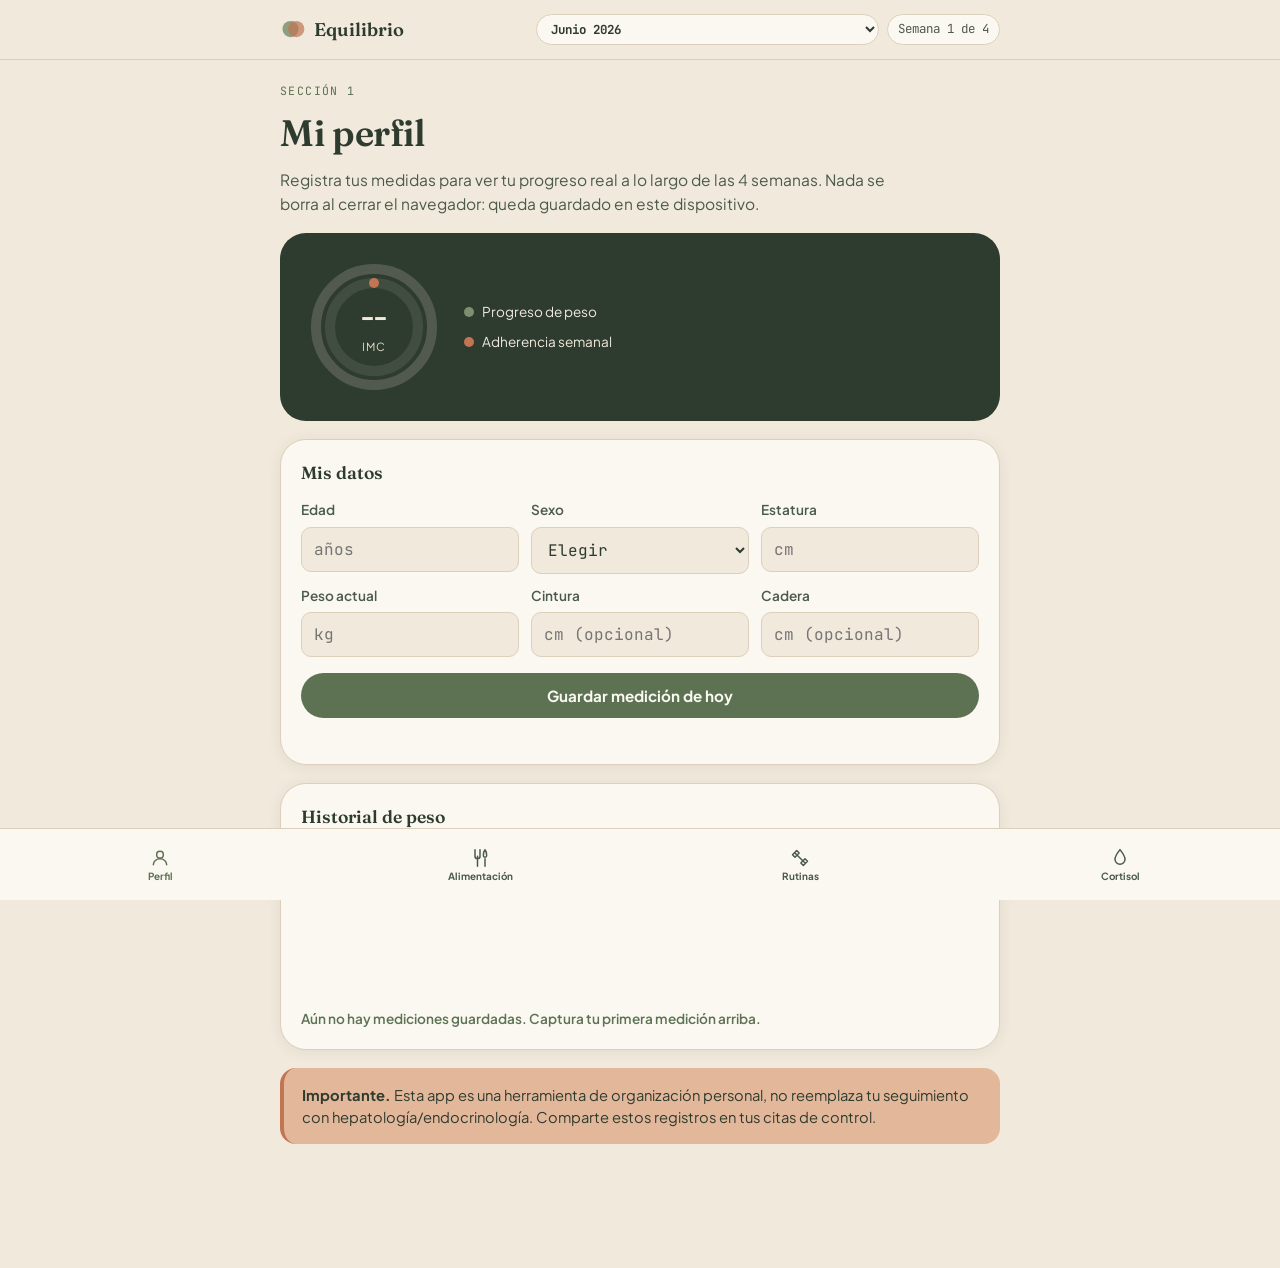
<file: index.html>
<!DOCTYPE html>
<html lang="es-MX">
<head>
<meta charset="UTF-8">
<meta name="viewport" content="width=device-width, initial-scale=1.0">
<title>Equilibrio · Plan integral hígado &amp; cortisol</title>
<meta name="description" content="Plan de 4 semanas para pérdida de peso sostenible, reversión de hígado graso y manejo de cortisol.">
<link rel="preconnect" href="https://fonts.googleapis.com">
<link rel="preconnect" href="https://fonts.gstatic.com" crossorigin>
<link href="https://fonts.googleapis.com/css2?family=Fraunces:opsz,wght@9..144,400;9..144,500;9..144,600;9..144,700&family=Plus+Jakarta+Sans:wght@400;500;600;700;800&family=JetBrains+Mono:wght@400;500;700&display=swap" rel="stylesheet">
<link rel="stylesheet" href="style.css">
</head>
<body>

<!-- ============ HEADER ============ -->
<header class="topbar">
  <div class="topbar-inner">
    <span class="brand">
      <svg class="brand-mark" viewBox="0 0 32 32" width="26" height="26" aria-hidden="true">
        <circle cx="13" cy="16" r="10" fill="var(--sage)" opacity="0.85"/>
        <circle cx="20" cy="16" r="10" fill="var(--clay)" opacity="0.7"/>
      </svg>
      Equilibrio
    </span>
    <div class="topbar-controls">
      <select id="monthSelect" class="month-select" aria-label="Mes o ciclo del plan"></select>
      <span class="topbar-week" id="topbarWeek">Semana 1 de 4</span>
    </div>
  </div>
</header>

<!-- ============ MAIN VIEWS ============ -->
<main>

  <!-- ---------- 1. MI PERFIL ---------- -->
  <section id="perfil" class="view view-active" aria-labelledby="perfil-title">
    <div class="view-inner">
      <p class="eyebrow">Sección 1</p>
      <h1 id="perfil-title">Mi perfil</h1>
      <p class="lede">Registra tus medidas para ver tu progreso real a lo largo de las 4 semanas. Nada se borra al cerrar el navegador: queda guardado en este dispositivo.</p>

      <div class="balance-card" role="group" aria-label="Resumen de balance">
        <div class="balance-dial-wrap">
          <svg viewBox="0 0 140 140" class="balance-dial" id="balanceDial" aria-hidden="true">
            <circle cx="70" cy="70" r="58" class="dial-track"/>
            <circle cx="70" cy="70" r="58" class="dial-progress" id="dialProgress" stroke-dasharray="364" stroke-dashoffset="364"/>
            <circle cx="70" cy="70" r="44" class="dial-track dial-track-inner"/>
            <circle cx="70" cy="70" r="44" class="dial-progress dial-progress-inner" id="dialProgressInner" stroke-dasharray="276" stroke-dashoffset="276"/>
          </svg>
          <div class="dial-center">
            <span class="dial-imc" id="dialIMC">--</span>
            <span class="dial-label">IMC</span>
          </div>
        </div>
        <div class="balance-legend">
          <div class="legend-item"><span class="dot dot-sage"></span> Progreso de peso</div>
          <div class="legend-item"><span class="dot dot-clay"></span> Adherencia semanal</div>
        </div>
      </div>

      <form id="profileForm" class="card form-card">
        <h2 class="card-title">Mis datos</h2>
        <div class="field-grid">
          <label class="field">
            <span>Edad</span>
            <input type="number" id="fEdad" min="15" max="100" placeholder="años" required>
          </label>
          <label class="field">
            <span>Sexo</span>
            <select id="fSexo" required>
              <option value="" disabled selected>Elegir</option>
              <option value="F">Femenino</option>
              <option value="M">Masculino</option>
            </select>
          </label>
          <label class="field">
            <span>Estatura</span>
            <input type="number" id="fEstatura" min="120" max="220" placeholder="cm" required>
          </label>
          <label class="field">
            <span>Peso actual</span>
            <input type="number" id="fPeso" min="30" max="300" step="0.1" placeholder="kg" required>
          </label>
          <label class="field">
            <span>Cintura</span>
            <input type="number" id="fCintura" min="40" max="200" step="0.1" placeholder="cm (opcional)">
          </label>
          <label class="field">
            <span>Cadera</span>
            <input type="number" id="fCadera" min="40" max="200" step="0.1" placeholder="cm (opcional)">
          </label>
        </div>
        <button type="submit" class="btn btn-primary">Guardar medición de hoy</button>
        <p class="form-hint" id="profileHint"></p>
      </form>

      <div class="card">
        <h2 class="card-title">Historial de peso</h2>
        <div id="weightChart" class="weight-chart" aria-label="Gráfica de evolución de peso"></div>
        <div class="history-list" id="historyList"></div>
      </div>

      <div class="callout callout-medical">
        <strong>Importante.</strong> Esta app es una herramienta de organización personal, no reemplaza tu seguimiento con hepatología/endocrinología. Comparte estos registros en tus citas de control.
      </div>
    </div>
  </section>

  <!-- ---------- 2. MI ALIMENTACIÓN ---------- -->
  <section id="alimentacion" class="view" aria-labelledby="alimentacion-title">
    <div class="view-inner">
      <p class="eyebrow">Sección 2</p>
      <h1 id="alimentacion-title">Mi alimentación</h1>
      <p class="lede">Plan antiinflamatorio de 4 semanas, pensado para hígado graso y cortisol, con ingredientes de supermercados comunes en CDMX y Edomex. Estructura base: 3 comidas + 2 colaciones, cada 3-4 h, sin ayunos prolongados que disparen cortisol.</p>

      <div class="day-tabs" id="dayTabsNutricion" role="tablist" aria-label="Día"></div>

      <div id="mealPlanContainer" class="meal-plan"></div>

      <div class="card">
        <h2 class="card-title">Lista de despensa base (Chedraui / Walmart / Costco)</h2>
        <div id="pantryList" class="pantry-grid"></div>
      </div>

      <div class="callout">
        <strong>Regla simple para hígado graso:</strong> entre menos etiqueta tenga, mejor. Prioriza el pasillo de frutas/verduras/proteína sobre productos empaquetados, y evita jugos, refrescos y pan dulce de forma cotidiana.
      </div>
    </div>
  </section>

  <!-- ---------- 3. MIS RUTINAS ---------- -->
  <section id="rutinas" class="view" aria-labelledby="rutinas-title">
    <div class="view-inner">
      <p class="eyebrow">Sección 3</p>
      <h1 id="rutinas-title">Mis rutinas</h1>
      <p class="lede">4-5 sesiones por semana en Action Black, combinando fuerza funcional y boxeo, más cardio ligero. La intensidad sube de forma gradual en 4 semanas para no generar estrés suprarrenal crónico.</p>

      <div class="week-tabs" id="weekTabsRutina" role="tablist" aria-label="Semana de entrenamiento"></div>
      <div id="trainingPlanContainer" class="training-plan"></div>

      <div class="card">
        <h2 class="card-title">Manejo del estrés — práctica diaria</h2>
        <div id="stressTechniques" class="stress-grid"></div>
      </div>

      <div class="callout">
        <strong>Señal de alarma:</strong> si después de entrenar sientes fatiga extrema, insomnio o más antojos de azúcar al día siguiente, es señal de sobreentrenamiento/cortisol elevado — baja intensidad esa semana, no la subas.
      </div>
    </div>
  </section>

  <!-- ---------- 4. CORTISOL E HÍGADO GRASO ---------- -->
  <section id="manejo" class="view" aria-labelledby="manejo-title">
    <div class="view-inner">
      <p class="eyebrow">Sección 4</p>
      <h1 id="manejo-title">Manejo de cortisol e hígado graso</h1>
      <p class="lede">Hábitos clave y suplementos de apoyo con respaldo general en evidencia. <strong>Ninguno sustituye tratamiento médico</strong>: como ya tienes diagnóstico confirmado, valida cada suplemento con tu hepatólogo/endocrinólogo antes de tomarlo.</p>

      <div class="card callout-medical-strong">
        <strong>Disclaimer médico.</strong> El hígado metaboliza la mayoría de los suplementos. En hígado graso, algunos requieren ajuste de dosis o están contraindicados según tus estudios (transaminasas, perfil hepático). Esta sección es educativa, no es una prescripción.
      </div>

      <div class="card">
        <div class="card-title-row">
          <h2 class="card-title">Pilares no negociables — checklist diario</h2>
          <label class="date-picker">
            <span>Día</span>
            <input type="date" id="checklistDate">
          </label>
        </div>
        <p class="form-hint form-hint-static" id="checklistDayHint"></p>
        <div id="pillarsChecklist" class="pillars-checklist"></div>
      </div>

      <div class="card">
        <h2 class="card-title">Tu constancia — 4 semanas</h2>
        <p class="lede" style="max-width:none;">Cada celda es un día. Entre más lleno el círculo, más pilares cumpliste ese día. Toca un día para registrarlo o editarlo.</p>
        <div id="checklistCalendar" class="checklist-calendar"></div>
      </div>

      <div class="card">
        <h2 class="card-title">Suplementos de apoyo (consultar con tu médico)</h2>
        <div id="supplementsList" class="supplements-grid"></div>
      </div>

      <div class="card">
        <h2 class="card-title">Higiene de sueño (clave para cortisol)</h2>
        <div id="sleepList" class="sleep-grid"></div>
      </div>
    </div>
  </section>

</main>

<!-- ============ BOTTOM NAV ============ -->
<nav class="bottom-nav" aria-label="Navegación principal">
  <button class="nav-btn nav-active" data-target="perfil" aria-current="page">
    <svg viewBox="0 0 24 24" width="22" height="22" aria-hidden="true"><circle cx="12" cy="8" r="4"/><path d="M4 20c0-4 3.6-7 8-7s8 3 8 7"/></svg>
    <span>Perfil</span>
  </button>
  <button class="nav-btn" data-target="alimentacion">
    <svg viewBox="0 0 24 24" width="22" height="22" aria-hidden="true"><path d="M6 2v8a3 3 0 0 0 6 0V2M9 10v12M18 2c-2 2-2 5-2 7a2 2 0 0 0 4 0c0-2 0-5-2-7zM18 13v9"/></svg>
    <span>Alimentación</span>
  </button>
  <button class="nav-btn" data-target="rutinas">
    <svg viewBox="0 0 24 24" width="22" height="22" aria-hidden="true"><path d="M6.5 6.5l11 11M3 8l5-5 3 3-5 5-3-3zm10 10l5-5 3 3-5 5-3-3z"/></svg>
    <span>Rutinas</span>
  </button>
  <button class="nav-btn" data-target="manejo">
    <svg viewBox="0 0 24 24" width="22" height="22" aria-hidden="true"><path d="M12 2C9 6 6 9.5 6 13.5a6 6 0 0 0 12 0C18 9.5 15 6 12 2z"/></svg>
    <span>Cortisol</span>
  </button>
</nav>

<script src="data.js"></script>
<script src="script.js"></script>
</body>
</html>
</file>
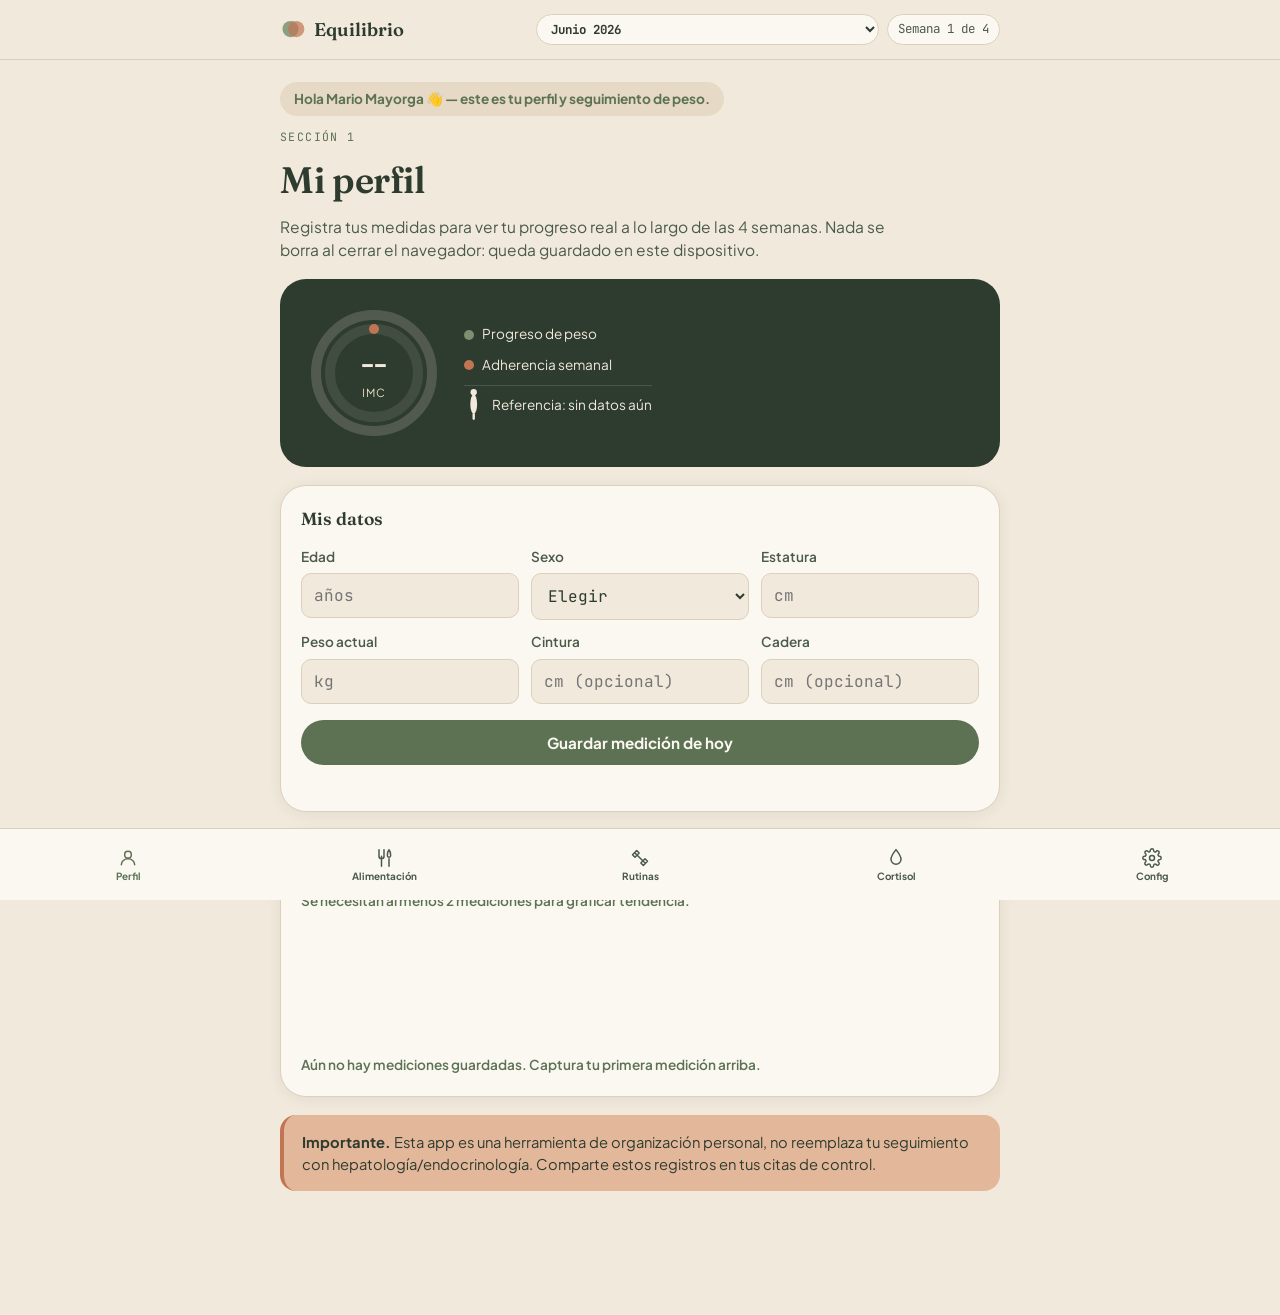
<file: index-1.html>
<!DOCTYPE html>
<html lang="es-MX">
<head>
<meta charset="UTF-8">
<meta name="viewport" content="width=device-width, initial-scale=1.0">
<title>Equilibrio · Plan integral hígado &amp; cortisol</title>
<meta name="description" content="Plan de 4 semanas para pérdida de peso sostenible, reversión de hígado graso y manejo de cortisol.">
<link rel="preconnect" href="https://fonts.googleapis.com">
<link rel="preconnect" href="https://fonts.gstatic.com" crossorigin>
<link href="https://fonts.googleapis.com/css2?family=Fraunces:opsz,wght@9..144,400;9..144,500;9..144,600;9..144,700&family=Plus+Jakarta+Sans:wght@400;500;600;700;800&family=JetBrains+Mono:wght@400;500;700&display=swap" rel="stylesheet">
<link rel="stylesheet" href="style.css">
</head>
<body>

<!-- ============ HEADER ============ -->
<header class="topbar">
  <div class="topbar-inner">
    <span class="brand">
      <svg class="brand-mark" viewBox="0 0 32 32" width="26" height="26" aria-hidden="true">
        <circle cx="13" cy="16" r="10" fill="var(--sage)" opacity="0.85"/>
        <circle cx="20" cy="16" r="10" fill="var(--clay)" opacity="0.7"/>
      </svg>
      Equilibrio
    </span>
    <div class="topbar-controls">
      <select id="monthSelect" class="month-select" aria-label="Mes o ciclo del plan"></select>
      <span class="topbar-week" id="topbarWeek">Semana 1 de 4</span>
    </div>
  </div>
</header>

<!-- ============ MAIN VIEWS ============ -->
<main>

  <!-- ---------- 1. MI PERFIL ---------- -->
  <section id="perfil" class="view view-active" aria-labelledby="perfil-title">
    <div class="view-inner">
      <p class="user-greeting" id="greetPerfil"></p>
      <p class="eyebrow">Sección 1</p>
      <h1 id="perfil-title">Mi perfil</h1>
      <p class="lede">Registra tus medidas para ver tu progreso real a lo largo de las 4 semanas. Nada se borra al cerrar el navegador: queda guardado en este dispositivo.</p>

      <div class="balance-card" role="group" aria-label="Resumen de balance">
        <div class="balance-dial-wrap">
          <svg viewBox="0 0 140 140" class="balance-dial" id="balanceDial" aria-hidden="true">
            <circle cx="70" cy="70" r="58" class="dial-track"/>
            <circle cx="70" cy="70" r="58" class="dial-progress" id="dialProgress" stroke-dasharray="364" stroke-dashoffset="364"/>
            <circle cx="70" cy="70" r="44" class="dial-track dial-track-inner"/>
            <circle cx="70" cy="70" r="44" class="dial-progress dial-progress-inner" id="dialProgressInner" stroke-dasharray="276" stroke-dashoffset="276"/>
          </svg>
          <div class="dial-center">
            <span class="dial-imc" id="dialIMC">--</span>
            <span class="dial-label">IMC</span>
          </div>
        </div>
        <div class="balance-legend">
          <div class="legend-item"><span class="dot dot-sage"></span> Progreso de peso</div>
          <div class="legend-item"><span class="dot dot-clay"></span> Adherencia semanal</div>
          <div class="legend-item legend-silhouette" id="bodySilhouette"></div>
        </div>
      </div>

      <form id="profileForm" class="card form-card">
        <h2 class="card-title">Mis datos</h2>
        <div class="field-grid">
          <label class="field">
            <span>Edad</span>
            <input type="number" id="fEdad" min="15" max="100" placeholder="años" required>
          </label>
          <label class="field">
            <span>Sexo</span>
            <select id="fSexo" required>
              <option value="" disabled selected>Elegir</option>
              <option value="F">Femenino</option>
              <option value="M">Masculino</option>
            </select>
          </label>
          <label class="field">
            <span>Estatura</span>
            <input type="number" id="fEstatura" min="120" max="220" placeholder="cm" required>
          </label>
          <label class="field">
            <span>Peso actual</span>
            <input type="number" id="fPeso" min="30" max="300" step="0.1" placeholder="kg" required>
          </label>
          <label class="field">
            <span>Cintura</span>
            <input type="number" id="fCintura" min="40" max="200" step="0.1" placeholder="cm (opcional)">
          </label>
          <label class="field">
            <span>Cadera</span>
            <input type="number" id="fCadera" min="40" max="200" step="0.1" placeholder="cm (opcional)">
          </label>
        </div>
        <button type="submit" class="btn btn-primary">Guardar medición de hoy</button>
        <p class="form-hint" id="profileHint"></p>
      </form>

      <div class="card">
        <h2 class="card-title">Historial de peso</h2>
        <div id="weightChart" class="weight-chart" aria-label="Gráfica de evolución de peso"></div>
        <div class="history-list" id="historyList"></div>
      </div>

      <div class="callout callout-medical">
        <strong>Importante.</strong> Esta app es una herramienta de organización personal, no reemplaza tu seguimiento con hepatología/endocrinología. Comparte estos registros en tus citas de control.
      </div>
    </div>
  </section>

  <!-- ---------- 2. MI ALIMENTACIÓN ---------- -->
  <section id="alimentacion" class="view" aria-labelledby="alimentacion-title">
    <div class="view-inner">
      <p class="user-greeting" id="greetAlimentacion"></p>
      <p class="eyebrow">Sección 2</p>
      <h1 id="alimentacion-title">Mi alimentación</h1>
      <p class="lede">Plan antiinflamatorio de 4 semanas, pensado para hígado graso y cortisol, con ingredientes de supermercados comunes en CDMX y Edomex. Estructura base: 3 comidas + 2 colaciones, cada 3-4 h, sin ayunos prolongados que disparen cortisol.</p>

      <div class="day-tabs" id="dayTabsNutricion" role="tablist" aria-label="Día"></div>

      <div id="mealPlanContainer" class="meal-plan"></div>

      <div class="card">
        <h2 class="card-title">Lista de despensa base (Chedraui / Walmart / Costco)</h2>
        <div id="pantryList" class="pantry-grid"></div>
      </div>

      <div class="callout">
        <strong>Regla simple para hígado graso:</strong> entre menos etiqueta tenga, mejor. Prioriza el pasillo de frutas/verduras/proteína sobre productos empaquetados, y evita jugos, refrescos y pan dulce de forma cotidiana.
      </div>
    </div>
  </section>

  <!-- ---------- 3. MIS RUTINAS ---------- -->
  <section id="rutinas" class="view" aria-labelledby="rutinas-title">
    <div class="view-inner">
      <p class="user-greeting" id="greetRutinas"></p>
      <p class="eyebrow">Sección 3</p>
      <h1 id="rutinas-title">Mis rutinas</h1>
      <p class="lede">4-5 sesiones por semana en Action Black, combinando fuerza funcional y boxeo, más cardio ligero. La intensidad sube de forma gradual en 4 semanas para no generar estrés suprarrenal crónico.</p>

      <div class="week-tabs" id="weekTabsRutina" role="tablist" aria-label="Semana de entrenamiento"></div>
      <div id="trainingPlanContainer" class="training-plan"></div>

      <div class="card">
        <h2 class="card-title">Manejo del estrés — práctica diaria</h2>
        <div id="stressTechniques" class="stress-grid"></div>
      </div>

      <div class="callout">
        <strong>Señal de alarma:</strong> si después de entrenar sientes fatiga extrema, insomnio o más antojos de azúcar al día siguiente, es señal de sobreentrenamiento/cortisol elevado — baja intensidad esa semana, no la subas.
      </div>
    </div>
  </section>

  <!-- ---------- 4. CORTISOL E HÍGADO GRASO ---------- -->
  <section id="manejo" class="view" aria-labelledby="manejo-title">
    <div class="view-inner">
      <p class="user-greeting" id="greetManejo"></p>
      <p class="eyebrow">Sección 4</p>
      <h1 id="manejo-title">Manejo de cortisol e hígado graso</h1>
      <p class="lede">Hábitos clave y suplementos de apoyo con respaldo general en evidencia. <strong>Ninguno sustituye tratamiento médico</strong>: como ya tienes diagnóstico confirmado, valida cada suplemento con tu hepatólogo/endocrinólogo antes de tomarlo.</p>

      <div class="card callout-medical-strong">
        <strong>Disclaimer médico.</strong> El hígado metaboliza la mayoría de los suplementos. En hígado graso, algunos requieren ajuste de dosis o están contraindicados según tus estudios (transaminasas, perfil hepático). Esta sección es educativa, no es una prescripción.
      </div>

      <div class="card">
        <div class="card-title-row">
          <h2 class="card-title">Pilares no negociables — checklist diario</h2>
          <label class="date-picker">
            <span>Día</span>
            <input type="date" id="checklistDate">
          </label>
        </div>
        <p class="form-hint form-hint-static" id="checklistDayHint"></p>
        <div id="pillarsChecklist" class="pillars-checklist"></div>
      </div>

      <div class="card">
        <h2 class="card-title">Tu constancia — 4 semanas</h2>
        <p class="lede" style="max-width:none;">Cada celda es un día. Entre más lleno el círculo, más pilares cumpliste ese día. Toca un día para registrarlo o editarlo.</p>
        <div id="checklistCalendar" class="checklist-calendar"></div>
      </div>

      <div class="card">
        <h2 class="card-title">Suplementos de apoyo (consultar con tu médico)</h2>
        <div id="supplementsList" class="supplements-grid"></div>
      </div>

      <div class="card">
        <h2 class="card-title">Higiene de sueño (clave para cortisol)</h2>
        <div id="sleepList" class="sleep-grid"></div>
      </div>
    </div>
  </section>

  <!-- ---------- 5. CONFIGURACIÓN ---------- -->
  <section id="configuracion" class="view" aria-labelledby="configuracion-title">
    <div class="view-inner">
      <p class="user-greeting" id="greetConfiguracion"></p>
      <p class="eyebrow">Sección 5</p>
      <h1 id="configuracion-title">Configuración</h1>
      <p class="lede">Aquí capturas contenido nuevo y lo mandas a la sección/semana que corresponda: nuevas recetas de alimentación, sesiones de entrenamiento o técnicas de manejo de estrés. Cada uno se puede cargar con un formulario o pegando un JSON.</p>

      <div class="week-tabs" id="configTabs" role="tablist" aria-label="Tipo de contenido a configurar"></div>

      <!-- ===== PANEL: ALIMENTACIÓN ===== -->
      <div id="configPanelAlimentacion" class="config-panel">
        <div class="config-mode-toggle">
          <button type="button" class="config-mode-btn active" data-mode="nuevo"><svg viewBox="0 0 24 24"><circle cx="12" cy="12" r="9"/><path d="M12 8v8M8 12h8"/></svg>Nuevo</button>
          <button type="button" class="config-mode-btn" data-mode="json"><svg viewBox="0 0 24 24"><path d="M9 3c-2 0-3 1-3 3v3c0 1-.6 1.5-2 1.5v1.5c1.4 0 2 .5 2 1.5v3c0 2 1 3 3 3M15 3c2 0 3 1 3 3v3c0 1 .6 1.5 2 1.5v1.5c-1.4 0-2 .5-2 1.5v3c0 2-1 3-3 3"/></svg>Cargar JSON</button>
        </div>

        <div class="config-mode-panel" data-mode-panel="nuevo">
          <div class="card">
            <h2 class="card-title">Agregar receta nueva</h2>
            <p class="lede" style="max-width:none;">Se agrega a un día y tiempo de comida específicos, como opción adicional a lo que ya existe ese día.</p>

            <form id="mealForm" class="form-card-plain">
              <div class="field-grid field-grid-3">
                <label class="field">
                  <span class="field-label"><svg class="field-icon" viewBox="0 0 24 24"><rect x="3" y="4.5" width="18" height="16" rx="2"/><path d="M3 9.5h18M8 2.5v4M16 2.5v4"/></svg>Mes/ciclo</span>
                  <select id="mfMonth" required></select>
                </label>
                <label class="field">
                  <span class="field-label"><svg class="field-icon" viewBox="0 0 24 24"><rect x="5" y="3" width="14" height="18" rx="2"/><path d="M9 8h6M9 12h6M9 16h3"/></svg>Día</span>
                  <select id="mfDay" required></select>
                </label>
                <label class="field">
                  <span class="field-label"><svg class="field-icon" viewBox="0 0 24 24"><circle cx="12" cy="12" r="9"/><path d="M12 7v5l3 3"/></svg>Tiempo de comida</span>
                  <select id="mfType" required>
                    <option value="desayuno">Desayuno</option>
                    <option value="colacion1">Colación (mañana)</option>
                    <option value="comida">Comida</option>
                    <option value="colacion2">Colación (tarde)</option>
                    <option value="cena">Cena</option>
                  </select>
                </label>
              </div>
              <label class="field field-full">
                <span class="field-label"><svg class="field-icon" viewBox="0 0 24 24"><path d="M6 2v8a3 3 0 0 0 6 0V2M9 10v12M18 2c-2 2-2 5-2 7a2 2 0 0 0 4 0c0-2 0-5-2-7zM18 13v9"/></svg>Nombre del platillo</span>
                <input type="text" id="mfName" placeholder="Ej. Tostadas de atún horneadas" required>
              </label>
              <label class="field field-full">
                <span class="field-label"><svg class="field-icon" viewBox="0 0 24 24"><rect x="4" y="3" width="16" height="18" rx="2"/><path d="M8 3v18M12 8h5M12 12h5M12 16h3"/></svg>Receta / preparación</span>
                <textarea id="mfDetail" rows="3" placeholder="Ingredientes y modo de preparación breve" required></textarea>
              </label>
              <label class="field field-full">
                <span class="field-label"><svg class="field-icon" viewBox="0 0 24 24"><path d="M12 2.5c-1.4 3.3-4.8 5.3-4.8 9.6a4.8 4.8 0 0 0 9.6 0c0-1.5-.6-2.5-1.4-3.3.1 1.5-.8 2.3-1.5 1.7.9-2.3-.8-3.8-1.9-8z"/></svg>Kcal aproximadas (opcional)</span>
                <input type="text" id="mfKcal" placeholder="Ej. ~350 kcal">
              </label>
              <button type="submit" class="btn btn-primary">Guardar receta</button>
              <p class="form-hint" id="mealFormHint"></p>
            </form>
          </div>
        </div>

        <div class="config-mode-panel" data-mode-panel="json" hidden>
          <div class="card">
            <h2 class="card-title">Cargar receta(s) por JSON</h2>
            <p class="form-hint form-hint-static">Pega un objeto o un arreglo de objetos con este formato:</p>
            <p class="form-hint form-hint-static"><code>{"month":"2026-06","day":"Lunes","type":"cena","name":"...","detail":"...","kcal":"~300 kcal"}</code></p>
            <textarea id="mealJsonInput" rows="6" class="json-textarea" placeholder='[{"month":"2026-06","day":"Lunes","type":"cena","name":"...","detail":"..."}]'></textarea>
            <button type="button" class="btn btn-secondary" id="mealJsonImportBtn">Cargar JSON</button>
            <p class="form-hint" id="mealJsonHint"></p>
          </div>
        </div>

        <div class="card">
          <h2 class="card-title">Recetas agregadas</h2>
          <div id="customMealsList" class="custom-items-list"></div>
        </div>
      </div>


      <!-- ===== PANEL: RUTINAS ===== -->
      <div id="configPanelRutinas" class="config-panel" hidden>
        <div class="config-mode-toggle">
          <button type="button" class="config-mode-btn active" data-mode="nuevo"><svg viewBox="0 0 24 24"><circle cx="12" cy="12" r="9"/><path d="M12 8v8M8 12h8"/></svg>Nuevo</button>
          <button type="button" class="config-mode-btn" data-mode="json"><svg viewBox="0 0 24 24"><path d="M9 3c-2 0-3 1-3 3v3c0 1-.6 1.5-2 1.5v1.5c1.4 0 2 .5 2 1.5v3c0 2 1 3 3 3M15 3c2 0 3 1 3 3v3c0 1 .6 1.5 2 1.5v1.5c-1.4 0-2 .5-2 1.5v3c0 2-1 3-3 3"/></svg>Cargar JSON</button>
        </div>

        <div class="config-mode-panel" data-mode-panel="nuevo">
          <div class="card">
            <h2 class="card-title">Agregar entrenamiento nuevo</h2>
            <p class="lede" style="max-width:none;">Se agrega a una semana y día específicos, como sesión adicional ese día.</p>

            <form id="trainingForm" class="form-card-plain">
              <div class="field-grid field-grid-3">
                <label class="field">
                  <span class="field-label"><svg class="field-icon" viewBox="0 0 24 24"><rect x="3" y="4.5" width="18" height="16" rx="2"/><path d="M3 9.5h18M8 2.5v4M16 2.5v4"/></svg>Mes/ciclo</span>
                  <select id="tfMonth" required></select>
                </label>
                <label class="field">
                  <span class="field-label"><svg class="field-icon" viewBox="0 0 24 24"><rect x="3" y="3" width="7" height="7" rx="1.3"/><rect x="14" y="3" width="7" height="7" rx="1.3"/><rect x="3" y="14" width="7" height="7" rx="1.3"/><rect x="14" y="14" width="7" height="7" rx="1.3"/></svg>Semana</span>
                  <select id="tfWeek" required>
                    <option value="0">Semana 1</option>
                    <option value="1">Semana 2</option>
                    <option value="2">Semana 3</option>
                    <option value="3">Semana 4</option>
                  </select>
                </label>
                <label class="field">
                  <span class="field-label"><svg class="field-icon" viewBox="0 0 24 24"><rect x="5" y="3" width="14" height="18" rx="2"/><path d="M9 8h6M9 12h6M9 16h3"/></svg>Día</span>
                  <select id="tfDay" required></select>
                </label>
              </div>
              <div class="field-grid">
                <label class="field field-full">
                  <span class="field-label"><svg class="field-icon" viewBox="0 0 24 24"><path d="M6.5 6.5l11 11M3 8l5-5 3 3-5 5-3-3zm10 10l5-5 3 3-5 5-3-3z"/></svg>Título de la sesión</span>
                  <input type="text" id="tfTitle" placeholder="Ej. Boxeo + piernas" required>
                </label>
                <label class="field">
                  <span class="field-label"><svg class="field-icon" viewBox="0 0 24 24"><path d="M20.6 12.6 12 21.2 2.8 12V2.8H12z"/><circle cx="7.3" cy="7.3" r="1.4"/></svg>Categoría</span>
                  <select id="tfTag" required>
                    <option value="Funcional">Funcional</option>
                    <option value="Boxeo">Boxeo</option>
                    <option value="LISS">Cardio (LISS)</option>
                    <option value="Recuperación">Recuperación</option>
                  </select>
                </label>
              </div>

              <p class="field-section-label"><svg class="field-icon" viewBox="0 0 24 24"><path d="M9 6h12M9 12h12M9 18h12M3 6l1.4 1.4L7 4.6M3 12l1.4 1.4L7 10.6M3 18l1.4 1.4L7 16.6"/></svg>Ejercicios de la sesión (tipo y repeticiones)</p>
              <div class="exercise-form-list" id="exerciseFormList"></div>
              <button type="button" class="btn btn-secondary btn-small" id="addExerciseRowBtn">+ Agregar ejercicio</button>

              <button type="submit" class="btn btn-primary">Guardar entrenamiento</button>
              <p class="form-hint" id="trainingFormHint"></p>
            </form>
          </div>
        </div>

        <div class="config-mode-panel" data-mode-panel="json" hidden>
          <div class="card">
            <h2 class="card-title">Cargar entrenamiento(s) por JSON</h2>
            <p class="form-hint form-hint-static">Pega un objeto o un arreglo con este formato:</p>
            <p class="form-hint form-hint-static"><code>{"month":"2026-06","week":0,"day":"Lunes","title":"...","tag":"Funcional","exercises":[{"name":"Sentadilla","meta":"3x12"}]}</code></p>
            <textarea id="trainingJsonInput" rows="6" class="json-textarea" placeholder='[{"month":"2026-06","week":0,"day":"Lunes","title":"...","tag":"Boxeo","exercises":[{"name":"Costal","meta":"4x2 min"}]}]'></textarea>
            <button type="button" class="btn btn-secondary" id="trainingJsonImportBtn">Cargar JSON</button>
            <p class="form-hint" id="trainingJsonHint"></p>
          </div>
        </div>

        <div class="card">
          <h2 class="card-title">Entrenamientos agregados</h2>
          <div id="customTrainingList" class="custom-items-list"></div>
        </div>
      </div>


      <!-- ===== PANEL: CORTISOL ===== -->
      <div id="configPanelCortisol" class="config-panel" hidden>
        <div class="config-mode-toggle">
          <button type="button" class="config-mode-btn active" data-mode="nuevo"><svg viewBox="0 0 24 24"><circle cx="12" cy="12" r="9"/><path d="M12 8v8M8 12h8"/></svg>Nuevo</button>
          <button type="button" class="config-mode-btn" data-mode="json"><svg viewBox="0 0 24 24"><path d="M9 3c-2 0-3 1-3 3v3c0 1-.6 1.5-2 1.5v1.5c1.4 0 2 .5 2 1.5v3c0 2 1 3 3 3M15 3c2 0 3 1 3 3v3c0 1 .6 1.5 2 1.5v1.5c-1.4 0-2 .5-2 1.5v3c0 2-1 3-3 3"/></svg>Cargar JSON</button>
        </div>

        <div class="config-mode-panel" data-mode-panel="nuevo">
          <div class="card">
            <h2 class="card-title">Agregar sugerencia de manejo de estrés</h2>
            <p class="lede" style="max-width:none;">Se agrega a la lista de "Manejo del estrés" dentro de Mis rutinas, marcada como tuya.</p>

            <form id="stressForm" class="form-card-plain">
              <label class="field">
                <span class="field-label"><svg class="field-icon" viewBox="0 0 24 24"><path d="M17 2.5l4 4-4 4M3 11.5v-2a4 4 0 0 1 4-4h14M7 21.5l-4-4 4-4M21 12.5v2a4 4 0 0 1-4 4H3"/></svg>Frecuencia</span>
                <select id="sfTag" required>
                  <option value="Diario">Diario</option>
                  <option value="3×/semana">3×/semana</option>
                  <option value="Semanal">Semanal</option>
                </select>
              </label>
              <label class="field field-full">
                <span class="field-label"><svg class="field-icon" viewBox="0 0 24 24"><path d="M9 18h6M10 21h4M12 3a6.5 6.5 0 0 0-3.6 11.9c.5.4.9 1 .9 1.7v.4h5.4v-.4c0-.7.3-1.3.9-1.7A6.5 6.5 0 0 0 12 3z"/></svg>Nombre de la sugerencia</span>
                <input type="text" id="sfName" placeholder="Ej. Estiramiento antes de dormir" required>
              </label>
              <label class="field field-full">
                <span class="field-label"><svg class="field-icon" viewBox="0 0 24 24"><rect x="4" y="3" width="16" height="18" rx="2"/><path d="M8 3v18M12 8h5M12 12h5M12 16h3"/></svg>Descripción</span>
                <textarea id="sfDetail" rows="3" placeholder="En qué consiste y cuándo practicarla" required></textarea>
              </label>
              <button type="submit" class="btn btn-primary">Guardar sugerencia</button>
              <p class="form-hint" id="stressFormHint"></p>
            </form>
          </div>
        </div>

        <div class="config-mode-panel" data-mode-panel="json" hidden>
          <div class="card">
            <h2 class="card-title">Cargar sugerencia(s) por JSON</h2>
            <p class="form-hint form-hint-static">Pega un objeto o un arreglo con este formato:</p>
            <p class="form-hint form-hint-static"><code>{"tag":"Diario","name":"...","detail":"..."}</code></p>
            <textarea id="stressJsonInput" rows="6" class="json-textarea" placeholder='[{"tag":"Diario","name":"...","detail":"..."}]'></textarea>
            <button type="button" class="btn btn-secondary" id="stressJsonImportBtn">Cargar JSON</button>
            <p class="form-hint" id="stressJsonHint"></p>
          </div>
        </div>

        <div class="card">
          <h2 class="card-title">Sugerencias agregadas</h2>
          <div id="customStressList" class="custom-items-list"></div>
        </div>
      </div>
    </div>
  </section>

</main>

<!-- ============ BOTTOM NAV ============ -->
<nav class="bottom-nav" aria-label="Navegación principal">
  <button class="nav-btn nav-active" data-target="perfil" aria-current="page">
    <svg viewBox="0 0 24 24" width="22" height="22" aria-hidden="true"><circle cx="12" cy="8" r="4"/><path d="M4 20c0-4 3.6-7 8-7s8 3 8 7"/></svg>
    <span>Perfil</span>
  </button>
  <button class="nav-btn" data-target="alimentacion">
    <svg viewBox="0 0 24 24" width="22" height="22" aria-hidden="true"><path d="M6 2v8a3 3 0 0 0 6 0V2M9 10v12M18 2c-2 2-2 5-2 7a2 2 0 0 0 4 0c0-2 0-5-2-7zM18 13v9"/></svg>
    <span>Alimentación</span>
  </button>
  <button class="nav-btn" data-target="rutinas">
    <svg viewBox="0 0 24 24" width="22" height="22" aria-hidden="true"><path d="M6.5 6.5l11 11M3 8l5-5 3 3-5 5-3-3zm10 10l5-5 3 3-5 5-3-3z"/></svg>
    <span>Rutinas</span>
  </button>
  <button class="nav-btn" data-target="manejo">
    <svg viewBox="0 0 24 24" width="22" height="22" aria-hidden="true"><path d="M12 2C9 6 6 9.5 6 13.5a6 6 0 0 0 12 0C18 9.5 15 6 12 2z"/></svg>
    <span>Cortisol</span>
  </button>
  <button class="nav-btn" data-target="configuracion">
    <svg viewBox="0 0 24 24" width="22" height="22" aria-hidden="true"><circle cx="12" cy="12" r="3"/><path d="M19.4 15a1.7 1.7 0 0 0 .3 1.9l.1.1a2 2 0 1 1-2.8 2.8l-.1-.1a1.7 1.7 0 0 0-1.9-.3 1.7 1.7 0 0 0-1 1.5V21a2 2 0 1 1-4 0v-.1a1.7 1.7 0 0 0-1-1.6 1.7 1.7 0 0 0-1.9.3l-.1.1a2 2 0 1 1-2.8-2.8l.1-.1a1.7 1.7 0 0 0 .3-1.9 1.7 1.7 0 0 0-1.5-1H3a2 2 0 1 1 0-4h.1a1.7 1.7 0 0 0 1.6-1 1.7 1.7 0 0 0-.3-1.9l-.1-.1a2 2 0 1 1 2.8-2.8l.1.1a1.7 1.7 0 0 0 1.9.3H9a1.7 1.7 0 0 0 1-1.5V3a2 2 0 1 1 4 0v.1a1.7 1.7 0 0 0 1 1.5 1.7 1.7 0 0 0 1.9-.3l.1-.1a2 2 0 1 1 2.8 2.8l-.1.1a1.7 1.7 0 0 0-.3 1.9V9a1.7 1.7 0 0 0 1.5 1H21a2 2 0 1 1 0 4h-.1a1.7 1.7 0 0 0-1.5 1z"/></svg>
    <span>Config</span>
  </button>
</nav>

<script src="data.js"></script>
<script src="script.js"></script>
</body>
</html>
</file>
<file: style.css>
/* =========================================================
   EQUILIBRIO — Design tokens
   Paleta: arena cálida + musgo profundo + arcilla + azul-calma
   Tipografía: Fraunces (display) / Plus Jakarta Sans (cuerpo) / JetBrains Mono (datos)
   ========================================================= */
:root{
  --sand:        #F1E9DC;
  --sand-deep:   #E6DAC6;
  --moss:        #2E3B2F;
  --moss-soft:   #4B5B49;
  --sage:        #7C9070;
  --sage-deep:   #5C7253;
  --clay:        #C17552;
  --clay-soft:   #E3B79A;
  --calm-blue:   #5C7E8C;
  --calm-blue-soft: #C7D9DE;
  --paper:       #FBF8F2;
  --line:        #DCD0BC;
  --danger:      #B5462F;

  --font-display: 'Fraunces', serif;
  --font-body: 'Plus Jakarta Sans', system-ui, sans-serif;
  --font-mono: 'JetBrains Mono', monospace;

  --radius-s: 10px;
  --radius-m: 16px;
  --radius-l: 26px;
  --shadow-card: 0 2px 14px rgba(46,59,47,0.08);
  --nav-height: 72px;
}

*{ box-sizing: border-box; }
html{ -webkit-text-size-adjust: 100%; scroll-behavior: smooth; }
body{
  margin:0;
  background: var(--sand);
  color: var(--moss);
  font-family: var(--font-body);
  line-height: 1.5;
  padding-bottom: calc(var(--nav-height) + 12px);
  -webkit-font-smoothing: antialiased;
}
h1,h2,h3{ font-family: var(--font-display); color: var(--moss); margin: 0 0 8px; font-weight: 600; }
h1{ font-size: clamp(1.7rem, 6vw, 2.3rem); letter-spacing: -0.01em; }
p{ margin: 0 0 12px; }
button{ font-family: inherit; }
:focus-visible{ outline: 3px solid var(--calm-blue); outline-offset: 2px; }
@media (prefers-reduced-motion: reduce){
  *{ animation-duration: 0.01ms !important; transition-duration: 0.01ms !important; }
}

/* ---------- Layout shells ---------- */
.topbar{
  position: sticky; top:0; z-index: 20;
  background: rgba(241,233,220,0.92);
  backdrop-filter: blur(8px);
  border-bottom: 1px solid var(--line);
}
.topbar-inner{
  display:flex; align-items:center; justify-content:space-between;
  padding: 14px 18px;
  max-width: 720px; margin:0 auto;
}
.brand{ display:flex; align-items:center; gap:8px; font-family: var(--font-display); font-weight:600; font-size:1.15rem; }
.brand-mark{ flex-shrink:0; }
.topbar-controls{ display:flex; align-items:center; gap:8px; }
.month-select{
  font-family: var(--font-mono); font-size: 0.78rem; font-weight:700; color: var(--moss);
  background: var(--paper); border: 1px solid var(--line); border-radius: 999px;
  padding: 5px 10px; cursor:pointer; max-width: 40vw;
}
.topbar-week{ font-family: var(--font-mono); font-size: 0.78rem; color: var(--moss-soft); background: var(--paper); padding:5px 10px; border-radius: 999px; border:1px solid var(--line); white-space:nowrap; }

main{ max-width: 720px; margin: 0 auto; }
.view{ display:none; animation: fadeIn .35s ease; }
.view-active{ display:block; }
@keyframes fadeIn{ from{opacity:0; transform: translateY(6px);} to{opacity:1; transform: translateY(0);} }
.view-inner{ padding: 22px 18px 40px; }

.eyebrow{ font-family: var(--font-mono); text-transform: uppercase; letter-spacing: 0.12em; font-size: 0.72rem; color: var(--sage-deep); margin-bottom: 6px; }
.lede{ color: var(--moss-soft); font-size: 0.97rem; max-width: 56ch; }

/* ---------- Cards ---------- */
.card{
  background: var(--paper);
  border: 1px solid var(--line);
  border-radius: var(--radius-l);
  padding: 20px;
  margin-top: 18px;
  box-shadow: var(--shadow-card);
}
.card-title{ font-size: 1.1rem; margin-bottom: 14px; }

.callout{
  margin-top: 18px;
  padding: 16px 18px;
  border-radius: var(--radius-m);
  background: var(--calm-blue-soft);
  color: var(--moss);
  font-size: 0.92rem;
  border-left: 4px solid var(--calm-blue);
}
.callout-medical{
  background: var(--clay-soft);
  border-left-color: var(--clay);
}
.callout-medical-strong{
  border: 1px solid var(--clay);
  background: #FBEFE7;
  font-size: 0.92rem;
  border-left: 5px solid var(--danger);
}

/* ---------- Balance dial (signature element) ---------- */
.balance-card{
  margin-top: 18px;
  background: var(--moss);
  border-radius: var(--radius-l);
  padding: 24px;
  display:flex; align-items:center; gap: 20px;
  color: var(--sand);
  flex-wrap: wrap;
}
.balance-dial-wrap{ position: relative; width: 140px; height:140px; flex-shrink:0; }
.balance-dial{ width:140px; height:140px; transform: rotate(-90deg); }
.dial-track{ fill:none; stroke: rgba(241,233,220,0.18); stroke-width: 10; }
.dial-track-inner{ stroke: rgba(241,233,220,0.1); }
.dial-progress{ fill:none; stroke: var(--sage); stroke-width: 10; stroke-linecap: round; transition: stroke-dashoffset 0.8s ease; }
.dial-progress-inner{ stroke: var(--clay); }
.dial-center{ position:absolute; inset:0; display:flex; flex-direction:column; align-items:center; justify-content:center; }
.dial-imc{ font-family: var(--font-mono); font-size: 1.6rem; font-weight:700; }
.dial-label{ font-size: 0.7rem; text-transform: uppercase; letter-spacing: 0.1em; color: var(--sand-deep); }
.balance-legend{ display:flex; flex-direction:column; gap:10px; font-size: 0.85rem; }
.legend-item{ display:flex; align-items:center; gap:8px; }
.dot{ width:10px; height:10px; border-radius:50%; display:inline-block; }
.dot-sage{ background: var(--sage); }
.dot-clay{ background: var(--clay); }
.legend-silhouette{ padding-top:2px; border-top: 1px solid rgba(241,233,220,0.15); }
.legend-silhouette-icon{ display:inline-flex; flex-shrink:0; width:20px; height:34px; }
.legend-silhouette-icon svg{ display:block; }

/* ---------- Forms ---------- */
.field-grid{ display:grid; grid-template-columns: 1fr 1fr; gap: 12px; }
.field{ display:flex; flex-direction:column; gap:6px; font-size: 0.85rem; color: var(--moss-soft); font-weight:600; }
.field input, .field select{
  font-family: var(--font-mono);
  font-size: 1rem;
  padding: 11px 12px;
  border-radius: var(--radius-s);
  border: 1.5px solid var(--line);
  background: var(--sand);
  color: var(--moss);
}
.field input:focus, .field select:focus{ border-color: var(--sage); }
.btn{
  display:inline-block; margin-top: 16px;
  padding: 13px 20px; border-radius: 999px; border:none;
  font-weight: 700; font-size: 0.95rem; cursor:pointer;
  transition: transform .15s ease, opacity .15s ease;
}
.btn:active{ transform: scale(0.97); }
.btn-primary{ background: var(--sage-deep); color: var(--paper); width: 100%; }
.btn-secondary{ background: transparent; border: 1.5px solid var(--moss); color: var(--moss); }
.form-hint{ margin: 10px 0 0; font-size: 0.85rem; color: var(--sage-deep); min-height: 1.2em; font-weight:600; }

/* ---------- Saludo personalizado ---------- */
.user-greeting{
  display:inline-block;
  font-family: var(--font-body); font-weight:700; font-size: 0.85rem;
  color: var(--sage-deep); margin: 0 0 12px;
  background: var(--sand-deep); padding:7px 14px; border-radius:999px;
}

/* ---------- Weight chart ---------- */
.weight-chart{ width:100%; height: 140px; }
.weight-chart svg{ width:100%; height:100%; overflow: visible; }
.history-list{ margin-top: 14px; display:flex; flex-direction:column; gap:8px; max-height: 220px; overflow-y:auto; }
.history-row{
  display:flex; justify-content:space-between; align-items:center; gap:10px;
  font-family: var(--font-mono); font-size: 0.83rem;
  padding: 8px 10px; background: var(--sand); border-radius: var(--radius-s);
}
.history-row span:nth-child(2){ font-weight:700; }
.history-delete-btn{
  flex-shrink:0; width:24px; height:24px; border-radius:50%; border:1.5px solid var(--line);
  background: var(--paper); color: var(--danger); cursor:pointer; font-size:0.9rem; line-height:1;
  display:flex; align-items:center; justify-content:center;
}
.history-delete-btn:active{ transform: scale(0.92); }

/* ---------- Tabs (week / day) ---------- */
.week-tabs, .day-tabs{
  display:flex; gap:8px; overflow-x:auto; margin-top: 18px; padding-bottom: 4px;
  scrollbar-width: none;
}
.week-tabs::-webkit-scrollbar, .day-tabs::-webkit-scrollbar{ display:none; }
.tab-btn{
  flex-shrink:0; padding: 9px 16px; border-radius: 999px; border: 1.5px solid var(--line);
  background: var(--paper); color: var(--moss-soft); font-weight:700; font-size: 0.85rem; cursor:pointer;
}
.tab-btn.tab-active{ background: var(--moss); color: var(--sand); border-color: var(--moss); }
.day-tabs .tab-btn{ font-size: 0.78rem; padding: 8px 13px; }

/* ---------- Meal plan ---------- */
.meal-plan{ margin-top: 16px; display:flex; flex-direction:column; gap:12px; }
.meal-card{
  background: var(--paper); border:1px solid var(--line); border-radius: var(--radius-m);
  padding: 16px;
}
.meal-card.is-custom{ border-color: var(--sage); background: #F3F7EF; }
.meal-card-head{ display:flex; justify-content:space-between; align-items:baseline; margin-bottom:6px; gap:8px; }
.meal-type{ font-family: var(--font-mono); text-transform:uppercase; font-size:0.7rem; letter-spacing:0.08em; color: var(--sage-deep); font-weight:700; }
.meal-type-tag{ display:inline-block; margin-left:6px; font-family: var(--font-mono); font-size:0.62rem; background: var(--sage); color:var(--paper); padding:1px 6px; border-radius:999px; text-transform:none; letter-spacing:0; }
.meal-kcal{ font-family: var(--font-mono); font-size: 0.78rem; color: var(--moss-soft); white-space:nowrap; }
.meal-name{ font-weight: 700; margin-bottom: 4px; }
.meal-detail{ font-size: 0.87rem; color: var(--moss-soft); margin:0; }
.meal-card-actions{ display:flex; justify-content:flex-end; gap:8px; margin-top:10px; }

.pantry-grid{ display:grid; grid-template-columns: 1fr 1fr; gap: 10px; }
.pantry-cat{ font-size: 0.85rem; }
.pantry-cat strong{ display:block; font-family: var(--font-display); font-size: 0.95rem; margin-bottom: 4px; }
.pantry-cat ul{ margin:0; padding-left: 18px; color: var(--moss-soft); }

/* ---------- Share (WhatsApp) button ---------- */
.share-btn{
  display:inline-flex; align-items:center; gap:6px;
  background: #E9F6EE; color: #1F7A4D; border:1px solid #BFE3CC;
  font-family: var(--font-body); font-weight:700; font-size: 0.78rem;
  padding: 7px 12px; border-radius: 999px; cursor:pointer;
}
.share-btn:active{ transform: scale(0.96); }
.share-btn svg{ width:15px; height:15px; fill: currentColor; }
.day-card-share{ margin-top:10px; display:flex; justify-content:flex-end; }

/* ---------- Configuración: toggle Nuevo / Cargar JSON ---------- */
.config-panel{ margin-top: 4px; }
.config-mode-toggle{
  display:flex; gap:6px; margin-top:18px;
  background: var(--sand-deep); padding:5px; border-radius:999px;
}
.config-mode-btn{
  flex:1; display:flex; align-items:center; justify-content:center; gap:7px;
  background:none; border:none; padding:11px 10px; border-radius:999px;
  font-weight:700; font-size: 0.85rem; color: var(--moss-soft); cursor:pointer;
}
.config-mode-btn svg{ width:16px; height:16px; flex-shrink:0; fill:none; stroke:currentColor; stroke-width:1.9; stroke-linecap:round; stroke-linejoin:round; }
.config-mode-btn.active{ background: var(--paper); color: var(--moss); box-shadow: var(--shadow-card); }
.config-mode-panel{ display:block; }

/* Icono ilustrativo junto a cada pregunta del formulario */
.field-label{ display:flex; align-items:center; gap:6px; }
.field-icon{ width:15px; height:15px; flex-shrink:0; fill:none; stroke: var(--sage-deep); stroke-width:1.8; stroke-linecap:round; stroke-linejoin:round; }
.field-section-label{
  display:flex; align-items:center; gap:6px; margin: 4px 0 -2px;
  font-size:0.85rem; font-weight:700; color: var(--moss-soft);
}
.field-section-label .field-icon{ stroke: var(--sage-deep); }

.form-card-plain{ display:flex; flex-direction:column; gap:12px; margin-top: 4px; }
.field-grid-3{ grid-template-columns: 1fr; }
@media (min-width:600px){ .field-grid-3{ grid-template-columns: 1fr 1fr 1fr; } }
.field-full{ grid-column: 1 / -1; }
.field textarea{
  font-family: var(--font-body); font-size: 0.92rem; padding: 11px 12px;
  border-radius: var(--radius-s); border: 1.5px solid var(--line); background: var(--sand); color: var(--moss);
  resize: vertical;
}
.field textarea:focus{ border-color: var(--sage); }
.btn-small{ width:auto; padding: 9px 16px; font-size:0.85rem; margin-top:0; }

.exercise-form-list{ display:flex; flex-direction:column; gap:8px; }
.exercise-form-row{ display:grid; grid-template-columns: 1fr 100px auto; gap:8px; align-items:center; }
.exercise-form-row input{
  font-family: var(--font-body); font-size:0.88rem; padding:9px 10px;
  border-radius: var(--radius-s); border:1.5px solid var(--line); background: var(--sand); color: var(--moss);
}
.exercise-remove-btn{
  width:34px; height:34px; border-radius: var(--radius-s); border:1.5px solid var(--line);
  background: var(--paper); color: var(--danger); cursor:pointer; font-size:1rem; line-height:1;
}

.json-textarea{
  width:100%; margin-top:10px; font-family: var(--font-mono); font-size:0.8rem;
  padding: 11px 12px; border-radius: var(--radius-s); border: 1.5px solid var(--line);
  background: var(--sand); color: var(--moss); resize: vertical;
}
code{ background: var(--sand-deep); padding:1px 5px; border-radius:4px; font-size:0.76rem; word-break:break-all; }

.custom-items-list{ margin-top:16px; display:flex; flex-direction:column; gap:8px; }
.custom-item-row{
  display:flex; justify-content:space-between; align-items:center; gap:10px;
  background: var(--sand); border-radius: var(--radius-s); padding: 9px 12px; font-size:0.83rem;
}
.custom-item-remove{
  flex-shrink:0; background:none; border:none; color: var(--danger); font-weight:700; cursor:pointer; font-size:0.8rem;
}

/* ---------- Training plan ---------- */
.training-plan{ margin-top: 16px; display:flex; flex-direction:column; gap:12px; }
.day-card{
  background: var(--paper); border:1px solid var(--line); border-radius: var(--radius-m); padding:16px;
  border-left: 5px solid var(--sage);
}
.day-card.rest{ border-left-color: var(--calm-blue); }
.day-card.is-custom{ border-left-color: var(--clay); background: #FBF4EE; }
.day-card-head{ display:flex; justify-content:space-between; align-items:center; margin-bottom:8px; gap:8px; }
.day-card-head h3{ font-size: 1rem; margin:0; }
.day-tag{ font-family: var(--font-mono); font-size: 0.72rem; background: var(--sand); padding: 4px 9px; border-radius: 999px; color: var(--moss-soft); white-space:nowrap; }
.exercise-row{ display:flex; justify-content:space-between; font-size: 0.87rem; padding: 7px 0; border-bottom: 1px dashed var(--line); }
.exercise-row:last-child{ border-bottom:none; }
.exercise-name{ color: var(--moss); }
.exercise-meta{ font-family: var(--font-mono); color: var(--sage-deep); font-weight:600; white-space:nowrap; padding-left: 10px; }
.exercise-right{ display:flex; align-items:center; gap:8px; }
.exercise-extra-remove{
  flex-shrink:0; width:20px; height:20px; border-radius:50%; border:1px solid var(--line);
  background: var(--paper); color: var(--danger); cursor:pointer; font-size:0.75rem; line-height:1;
  display:flex; align-items:center; justify-content:center;
}

.day-time-badge{
  font-family: var(--font-mono); font-size:0.76rem; color: var(--sage-deep); font-weight:700;
  background: #EAF1E4; display:inline-block; padding:4px 10px; border-radius:999px; margin-bottom:10px;
}

.day-card-add{ margin-top: 10px; }
.add-exercise-btn{
  background:none; border:1.5px dashed var(--line); color: var(--sage-deep); font-weight:700; font-size:0.8rem;
  padding: 7px 12px; border-radius: 999px; cursor:pointer; width:100%;
}
.add-exercise-inline{
  margin-top:8px; display:grid; grid-template-columns: 1fr 90px auto; gap:6px; align-items:center;
}
.add-exercise-inline input{
  font-family: var(--font-body); font-size:0.85rem; padding:8px 9px;
  border-radius: var(--radius-s); border:1.5px solid var(--line); background: var(--sand); color: var(--moss);
}

.stress-grid, .pillars-grid, .supplements-grid, .sleep-grid{ display:flex; flex-direction:column; gap: 12px; }
.mini-card{
  background: var(--sand); border-radius: var(--radius-m); padding: 14px 16px;
}
.mini-card.is-custom{ background: #F3F7EF; border: 1.5px solid var(--sage); }
.mini-card h4{ margin:0 0 4px; font-family: var(--font-display); font-size: 1rem; }
.mini-card p{ margin:0; font-size: 0.87rem; color: var(--moss-soft); }
.mini-tag{ display:inline-block; font-family: var(--font-mono); font-size:0.68rem; background: var(--sage); color:var(--paper); padding:2px 8px; border-radius: 999px; margin-bottom: 6px; }
.mini-tag.warn{ background: var(--clay); }

/* ---------------- Checklist diario de pilares ---------------- */
.card-title-row{ display:flex; align-items:center; justify-content:space-between; gap:10px; flex-wrap:wrap; margin-bottom: 4px; }
.card-title-row .card-title{ margin-bottom:0; }
.date-picker{ display:flex; align-items:center; gap:6px; font-family: var(--font-mono); font-size:0.78rem; color: var(--moss-soft); font-weight:700; }
.date-picker input{
  font-family: var(--font-mono); font-size: 0.85rem; padding: 6px 8px;
  border-radius: var(--radius-s); border: 1.5px solid var(--line); background: var(--sand); color: var(--moss);
}
.form-hint-static{ margin-top:0; margin-bottom: 14px; color: var(--moss-soft); }

.pillars-checklist{ display:flex; flex-direction:column; gap:10px; }
.pillar-item{
  display:flex; align-items:flex-start; gap:12px;
  background: var(--sand); border-radius: var(--radius-m); padding: 13px 14px;
  border: 1.5px solid transparent;
  cursor:pointer;
  transition: background .15s ease, border-color .15s ease;
}
.pillar-item:hover{ border-color: var(--line); }
.pillar-item.checked{ background: #E4ECDD; border-color: var(--sage); }
.pillar-icon{
  flex-shrink:0; width:38px; height:38px; border-radius:50%;
  background: var(--paper); display:flex; align-items:center; justify-content:center;
  color: var(--sage-deep); border: 1.5px solid var(--line);
}
.pillar-item.checked .pillar-icon{ background: var(--sage-deep); color: var(--paper); border-color: var(--sage-deep); }
.pillar-icon svg{ width:20px; height:20px; fill:none; stroke:currentColor; stroke-width:1.8; stroke-linecap:round; stroke-linejoin:round; }
.pillar-body{ flex:1; }
.pillar-name{ font-weight:700; font-size:0.93rem; display:flex; align-items:center; gap:8px; }
.pillar-detail{ font-size: 0.82rem; color: var(--moss-soft); margin: 3px 0 0; }
.pillar-check{
  flex-shrink:0; width:24px; height:24px; border-radius:7px; border:2px solid var(--line);
  background: var(--paper); display:flex; align-items:center; justify-content:center; margin-top:2px;
}
.pillar-item.checked .pillar-check{ background: var(--sage-deep); border-color: var(--sage-deep); }
.pillar-check svg{ width:14px; height:14px; stroke: var(--paper); stroke-width:3; fill:none; opacity:0; transition: opacity .1s ease; }
.pillar-item.checked .pillar-check svg{ opacity:1; }

.checklist-calendar{ display:flex; flex-direction:column; gap:14px; }
.checklist-week{ }
.checklist-week-label{ font-family: var(--font-mono); font-size:0.72rem; text-transform:uppercase; letter-spacing:0.08em; color: var(--sage-deep); font-weight:700; margin-bottom:6px; }
.checklist-days{ display:grid; grid-template-columns: repeat(7,1fr); gap:6px; }
.checklist-day{
  aspect-ratio: 1; border-radius: 10px; border:1.5px solid var(--line);
  background: var(--paper); display:flex; flex-direction:column; align-items:center; justify-content:center;
  cursor:pointer; gap:2px; padding:4px;
}
.checklist-day:hover{ border-color: var(--sage); }
.checklist-day.is-today{ border-color: var(--calm-blue); border-width:2px; }
.checklist-day.is-selected{ outline: 2px solid var(--moss); outline-offset:1px; }
.checklist-day-num{ font-family: var(--font-mono); font-size: 0.68rem; color: var(--moss-soft); }
.checklist-day-ring{ width:18px; height:18px; border-radius:50%; }

/* ---------- Bottom nav ---------- */
.bottom-nav{
  position: fixed; bottom:0; left:0; right:0; z-index: 30;
  height: var(--nav-height);
  background: var(--paper);
  border-top: 1px solid var(--line);
  display:flex;
  padding-bottom: env(safe-area-inset-bottom);
}
.nav-btn{
  flex:1; background:none; border:none; display:flex; flex-direction:column; align-items:center; justify-content:center;
  gap:3px; color: var(--moss-soft); cursor:pointer; font-size: 0.62rem; font-weight:700; padding: 4px 2px;
}
.nav-btn span{ line-height:1.05; text-align:center; }
.nav-btn svg{ width:20px; height:20px; fill:none; stroke: currentColor; stroke-width: 1.8; stroke-linecap: round; stroke-linejoin: round; }
.nav-btn.nav-active{ color: var(--sage-deep); }
.nav-btn.nav-active svg circle:first-child, .nav-btn.nav-active svg path{ stroke: var(--sage-deep); }

/* ---------- Responsive ---------- */
@media (min-width: 600px){
  .pantry-grid{ grid-template-columns: 1fr 1fr 1fr; }
  .field-grid{ grid-template-columns: 1fr 1fr 1fr; }
}
@media (min-width: 720px){
  .topbar-inner, .view-inner{ padding-left: 0; padding-right: 0; }
}
</file>
